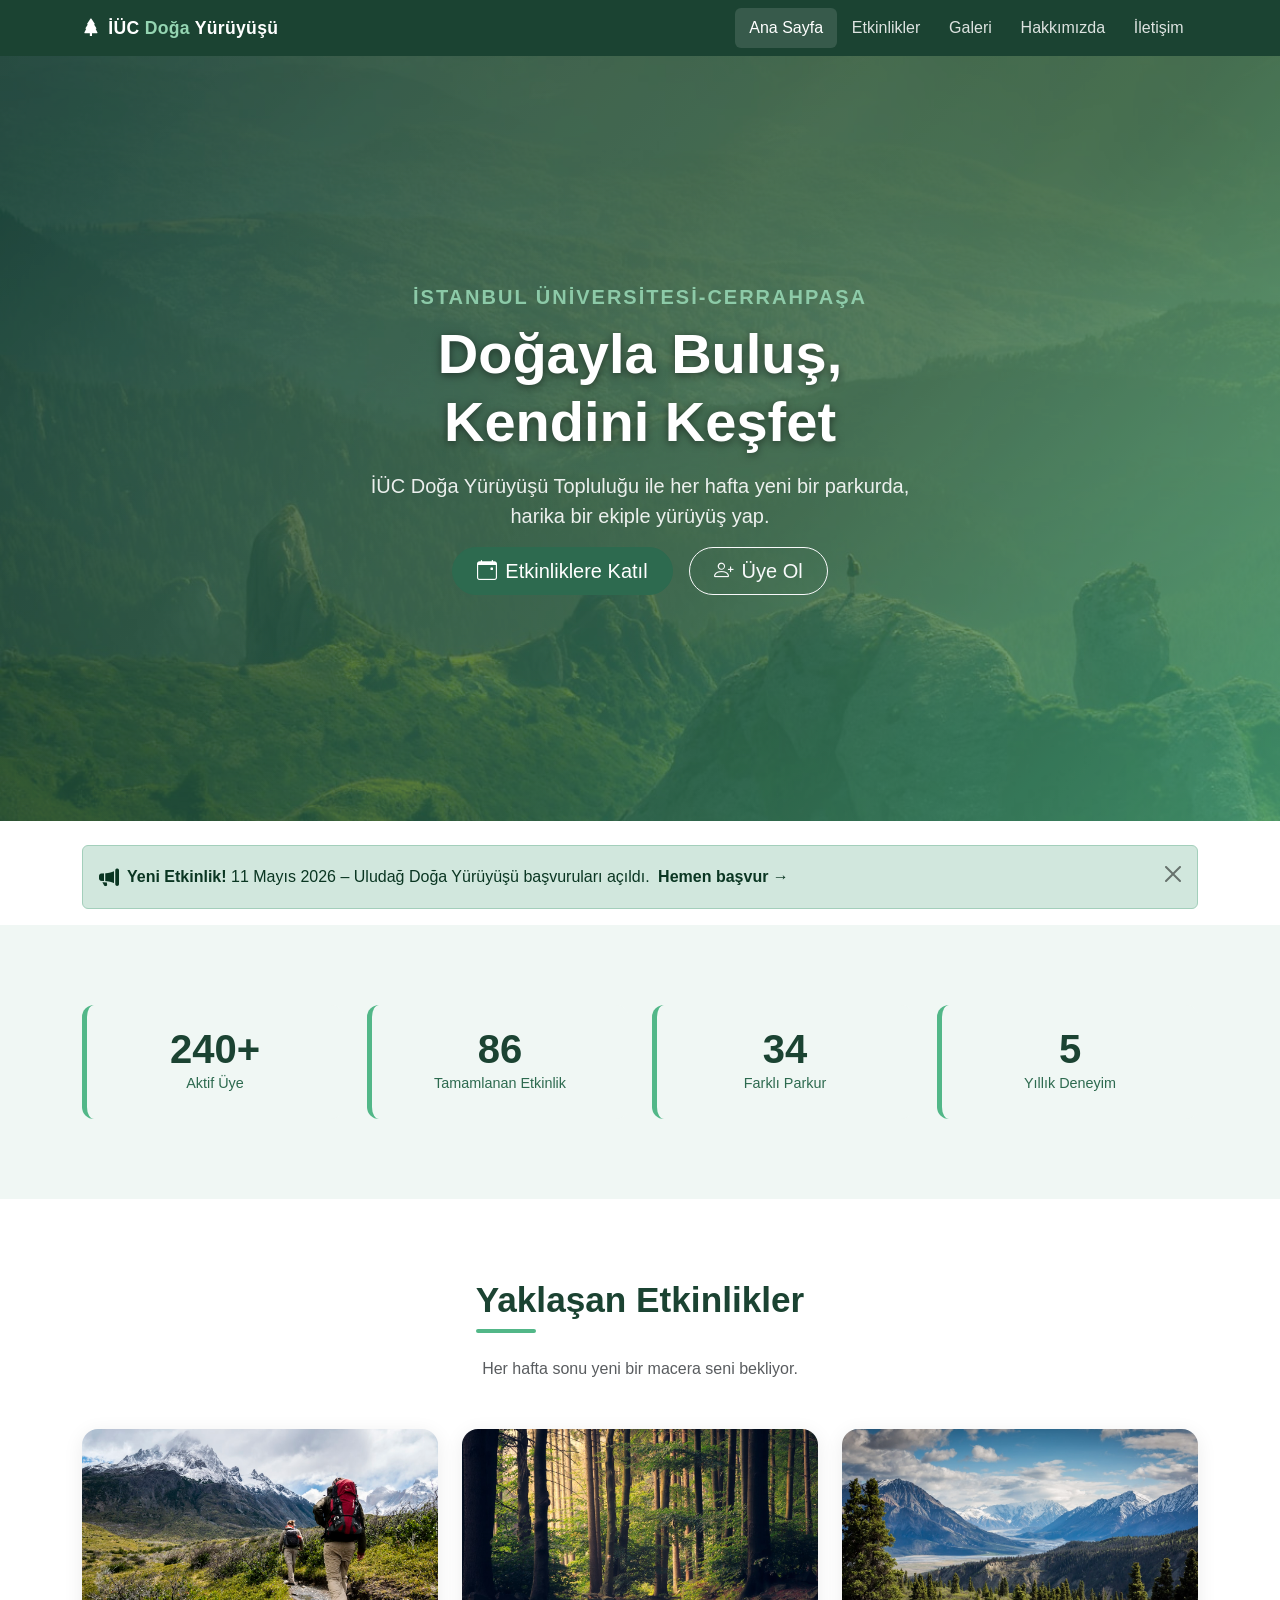
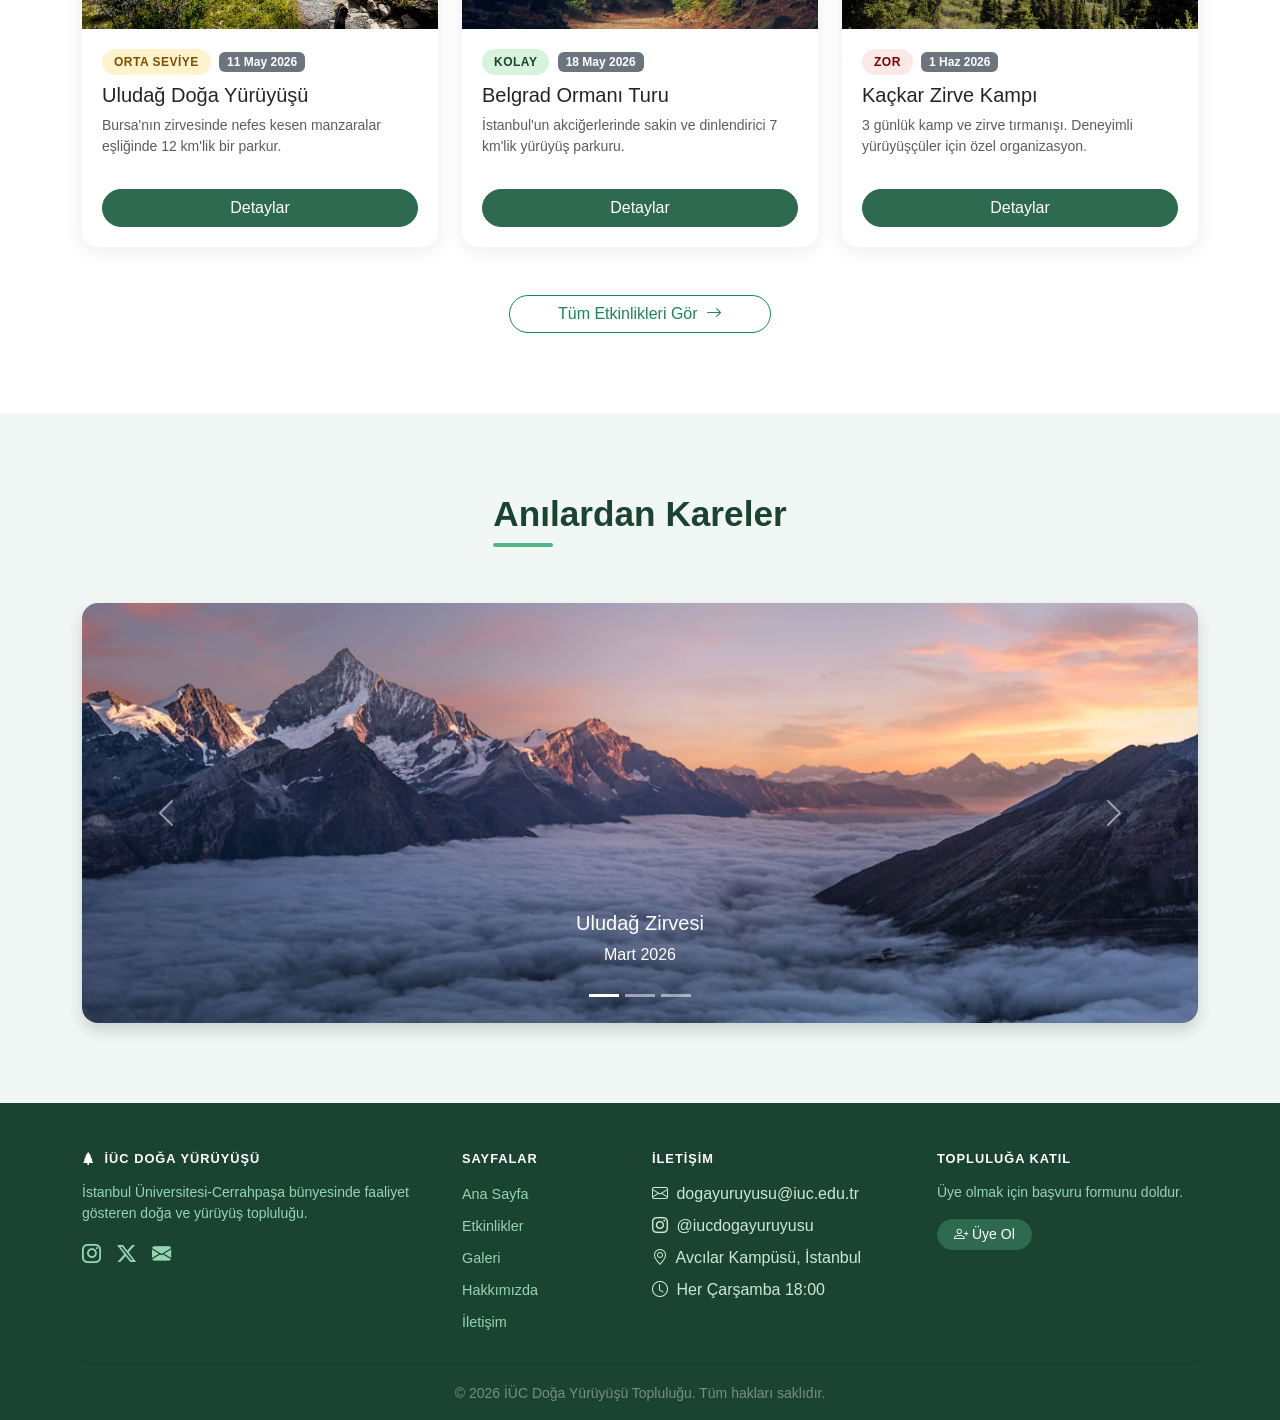
<file: index.html>
<!DOCTYPE html>
<html lang="tr">
<head>
  <meta charset="UTF-8" />
  <meta name="viewport" content="width=device-width, initial-scale=1.0" />
  <title>Ana Sayfa | İÜC Doğa Yürüyüşü Topluluğu</title>
  <!-- Bootstrap 5 CSS -->
  <link href="css/bootstrap.min.css" rel="stylesheet" />
  <!-- Bootstrap Icons -->
  <link href="css/bootstrap-icons.min.css" rel="stylesheet" />
  <!-- Özel Stil -->
  <link rel="stylesheet" href="css/style.css" />
</head>
<body>

  <!-- ====== SPINNER (sayfa yüklenirken) ====== -->
  <div id="pageSpinner" class="position-fixed top-0 start-0 w-100 h-100 d-flex align-items-center justify-content-center bg-white" style="z-index:9999;">
    <div class="spinner-border text-success" role="status" style="width:3rem;height:3rem;">
      <span class="visually-hidden">Yükleniyor...</span>
    </div>
  </div>

  <!-- ====== NAVBAR ====== -->
  <div id="navbar-placeholder"></div>
  <!-- ====== HERO ====== -->
  <section class="hero-nature">
    <div class="hero-content container">
      <p class="mb-2 text-uppercase fw-semibold" style="letter-spacing:2px; color: var(--color-accent);">
        İstanbul Üniversitesi-Cerrahpaşa
      </p>
      <h1>Doğayla Buluş,<br>Kendini Keşfet</h1>
      <p class="my-3 col-lg-6 mx-auto">
        İÜC Doğa Yürüyüşü Topluluğu ile her hafta yeni bir parkurda, harika bir ekiple yürüyüş yap.
      </p>
      <div class="d-flex gap-3 justify-content-center flex-wrap">
        <a href="events.html" class="btn btn-nature btn-lg px-4 rounded-pill">
          <i class="bi bi-calendar-event me-2"></i>Etkinliklere Katıl
        </a>
        <a href="contact.html" class="btn btn-outline-light btn-lg px-4 rounded-pill">
          <i class="bi bi-person-plus me-2"></i>Üye Ol
        </a>
      </div>
    </div>
  </section>

  <!-- ====== DUYURU ALERT ====== -->
  <div class="container mt-4">
    <div class="alert alert-success alert-dismissible fade show d-flex align-items-center" role="alert">
      <i class="bi bi-megaphone-fill me-2 fs-5"></i>
      <div>
        <strong>Yeni Etkinlik!</strong> 11 Mayıs 2026 – Uludağ Doğa Yürüyüşü başvuruları açıldı.
        <a href="events.html" class="alert-link ms-1">Hemen başvur →</a>
      </div>
      <button type="button" class="btn-close" data-bs-dismiss="alert"></button>
    </div>
  </div>

  <!-- ====== İSTATİSTİKLER ====== -->
  <section class="section-padding bg-nature">
    <div class="container">
      <div class="row g-4 text-center">
        <div class="col-6 col-md-3">
          <div class="club-stat-box h-100">
            <div class="stat-number">240+</div>
            <div class="stat-label">Aktif Üye</div>
          </div>
        </div>
        <div class="col-6 col-md-3">
          <div class="club-stat-box h-100">
            <div class="stat-number">86</div>
            <div class="stat-label">Tamamlanan Etkinlik</div>
          </div>
        </div>
        <div class="col-6 col-md-3">
          <div class="club-stat-box h-100">
            <div class="stat-number">34</div>
            <div class="stat-label">Farklı Parkur</div>
          </div>
        </div>
        <div class="col-6 col-md-3">
          <div class="club-stat-box h-100">
            <div class="stat-number">5</div>
            <div class="stat-label">Yıllık Deneyim</div>
          </div>
        </div>
      </div>
    </div>
  </section>

  <!-- ====== ÖNE ÇIKAN ETKİNLİKLER (Kartlar) ====== -->
  <section class="section-padding">
    <div class="container">
      <div class="text-center mb-5">
        <h2 class="section-title-custom">Yaklaşan Etkinlikler</h2>
        <p class="text-muted mt-3">Her hafta sonu yeni bir macera seni bekliyor.</p>
      </div>
      <div class="row g-4">

        <!-- Kart 1 -->
        <div class="col-md-6 col-lg-4">
          <div class="trail-card card h-100">
            <img src="assets/img/hiking-trail.jpg"
                 class="card-img-top" alt="Uludağ Yürüyüşü" />
            <div class="card-body d-flex flex-column">
              <div class="mb-2">
                <span class="event-badge-custom level-orta">Orta Seviye</span>
                <span class="badge bg-secondary ms-1">11 May 2026</span>
              </div>
              <h5 class="card-title">Uludağ Doğa Yürüyüşü</h5>
              <p class="card-text text-muted small flex-grow-1">
                Bursa'nın zirvesinde nefes kesen manzaralar eşliğinde 12 km'lik bir parkur.
              </p>
              <a href="events.html" class="btn btn-nature mt-3 rounded-pill">Detaylar</a>
            </div>
          </div>
        </div>

        <!-- Kart 2 -->
        <div class="col-md-6 col-lg-4">
          <div class="trail-card card h-100">
            <img src="assets/img/forest-trail.jpg"
                 class="card-img-top" alt="Belgrad Ormanı" />
            <div class="card-body d-flex flex-column">
              <div class="mb-2">
                <span class="event-badge-custom level-kolay">Kolay</span>
                <span class="badge bg-secondary ms-1">18 May 2026</span>
              </div>
              <h5 class="card-title">Belgrad Ormanı Turu</h5>
              <p class="card-text text-muted small flex-grow-1">
                İstanbul'un akciğerlerinde sakin ve dinlendirici 7 km'lik yürüyüş parkuru.
              </p>
              <a href="events.html" class="btn btn-nature mt-3 rounded-pill">Detaylar</a>
            </div>
          </div>
        </div>

        <!-- Kart 3 -->
        <div class="col-md-6 col-lg-4">
          <div class="trail-card card h-100">
            <img src="assets/img/mountain-peak.jpg"
                 class="card-img-top" alt="Kaçkar Dağları" />
            <div class="card-body d-flex flex-column">
              <div class="mb-2">
                <span class="event-badge-custom level-zor">Zor</span>
                <span class="badge bg-secondary ms-1">1 Haz 2026</span>
              </div>
              <h5 class="card-title">Kaçkar Zirve Kampı</h5>
              <p class="card-text text-muted small flex-grow-1">
                3 günlük kamp ve zirve tırmanışı. Deneyimli yürüyüşçüler için özel organizasyon.
              </p>
              <a href="events.html" class="btn btn-nature mt-3 rounded-pill">Detaylar</a>
            </div>
          </div>
        </div>

      </div>
      <div class="text-center mt-5">
        <a href="events.html" class="btn btn-outline-success rounded-pill px-5">
          Tüm Etkinlikleri Gör <i class="bi bi-arrow-right ms-1"></i>
        </a>
      </div>
    </div>
  </section>

  <!-- ====== KAROUSELl (Galeri Önizleme) ====== -->
  <section class="section-padding bg-nature">
    <div class="container">
      <div class="text-center mb-5">
        <h2 class="section-title-custom">Anılardan Kareler</h2>
      </div>
      <div id="homeCarousel" class="carousel slide rounded-4 overflow-hidden shadow" data-bs-ride="carousel">
        <div class="carousel-indicators">
          <button type="button" data-bs-target="#homeCarousel" data-bs-slide-to="0" class="active"></button>
          <button type="button" data-bs-target="#homeCarousel" data-bs-slide-to="1"></button>
          <button type="button" data-bs-target="#homeCarousel" data-bs-slide-to="2"></button>
        </div>
        <div class="carousel-inner">
          <div class="carousel-item active">
            <img src="assets/img/uludag-summit.jpg"
                 class="carousel-img d-block" alt="Dağ manzarası" />
            <div class="carousel-caption">
              <h5>Uludağ Zirvesi</h5>
              <p>Mart 2026</p>
            </div>
          </div>
          <div class="carousel-item">
            <img src="assets/img/aerial-forest.jpg"
                 class="carousel-img d-block" alt="Orman yürüyüşü" />
            <div class="carousel-caption">
              <h5>Belgrad Ormanı</h5>
              <p>Nisan 2026</p>
            </div>
          </div>
          <div class="carousel-item">
            <img src="assets/img/abant-misty.jpg"
                 class="carousel-img d-block" alt="Göl manzarası" />
            <div class="carousel-caption">
              <h5>Abant Gölü</h5>
              <p>Şubat 2026</p>
            </div>
          </div>
        </div>
        <button class="carousel-control-prev" type="button" data-bs-target="#homeCarousel" data-bs-slide="prev">
          <span class="carousel-control-prev-icon"></span>
        </button>
        <button class="carousel-control-next" type="button" data-bs-target="#homeCarousel" data-bs-slide="next">
          <span class="carousel-control-next-icon"></span>
        </button>
      </div>
    </div>
  </section>

  <!-- ====== FOOTER ====== -->
  <div id="footer-placeholder"></div>
  <!-- Bootstrap 5 JS -->
    <script src="js/components.js"></script>
  <script src="js/bootstrap.bundle.min.js"></script>
  <!-- Özel JS -->
  <script src="js/main.js"></script>
</body>
</html>
</file>
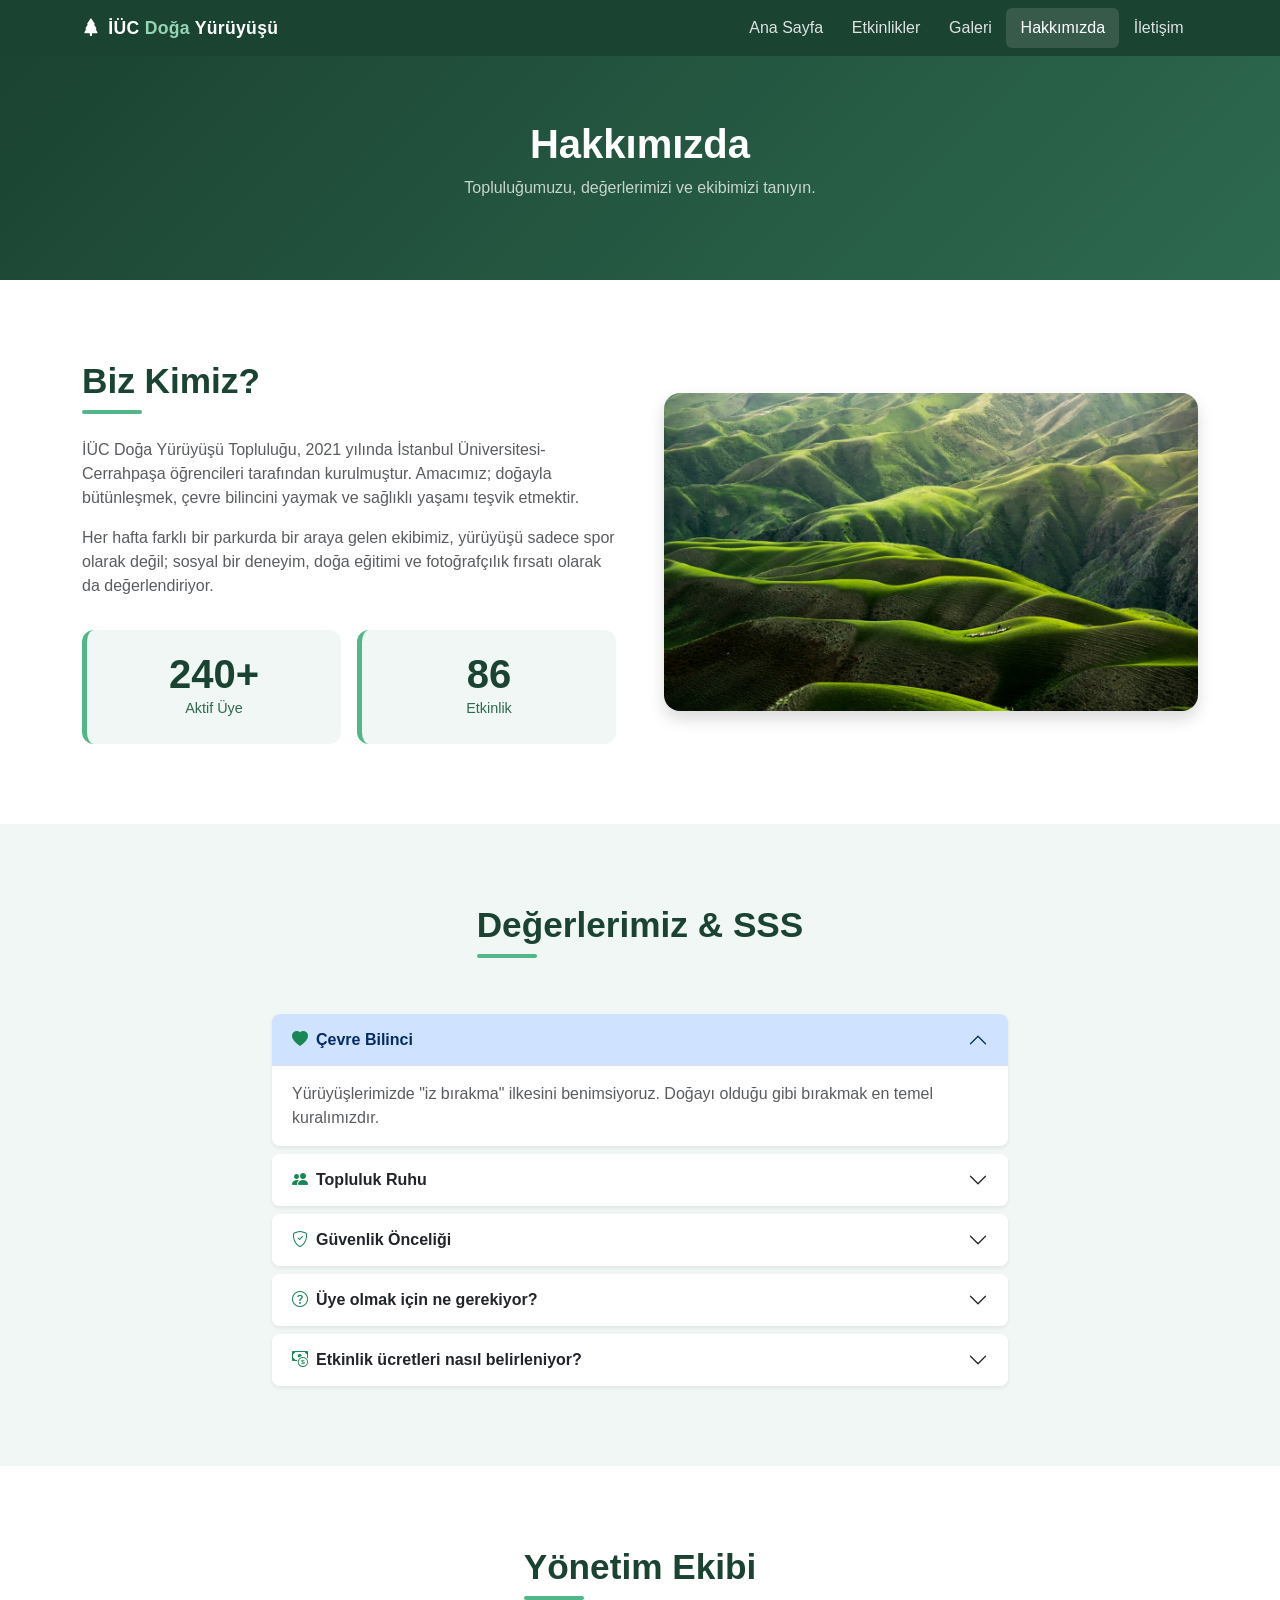
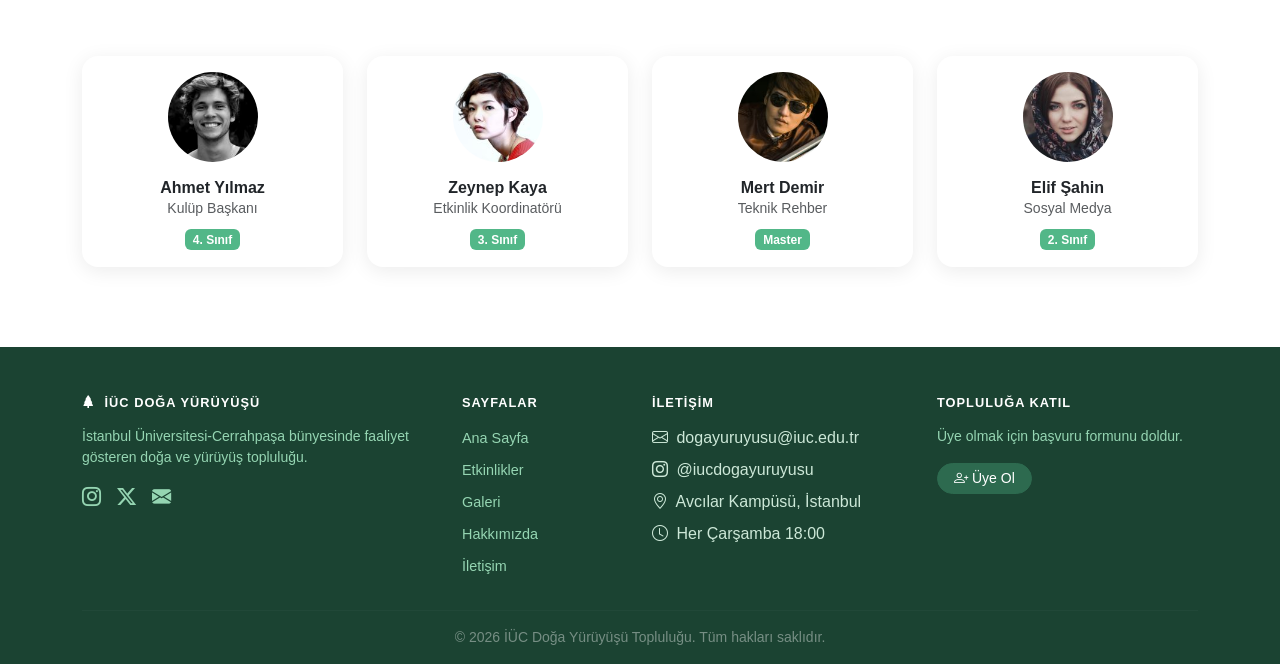
<file: about.html>
<!DOCTYPE html>
<html lang="tr">
<head>
  <meta charset="UTF-8" />
  <meta name="viewport" content="width=device-width, initial-scale=1.0" />
  <title>Hakkımızda | İÜC Doğa Yürüyüşü Topluluğu</title>
  <!-- Bootstrap 5 CSS -->
  <link href="css/bootstrap.min.css" rel="stylesheet" />
  <!-- Bootstrap Icons -->
  <link href="css/bootstrap-icons.min.css" rel="stylesheet" />
  <!-- Özel Stil -->
  <link rel="stylesheet" href="css/style.css" />
</head>
<body>

  <!-- ====== NAVBAR ====== -->
  <div id="navbar-placeholder"></div>
  <!-- ====== SAYFA BAŞLIĞI ====== -->
  <section class="page-banner text-center text-white" style="background: linear-gradient(135deg, var(--color-dark), var(--color-primary));">
    <div class="container">
      <h1 class="fw-bold mb-2">Hakkımızda</h1>
      <p class="opacity-75">Topluluğumuzu, değerlerimizi ve ekibimizi tanıyın.</p>
    </div>
  </section>

  <!-- ====== MİSYON & VİZYON ====== -->
  <section class="section-padding">
    <div class="container">
      <div class="row g-5 align-items-center">
        <div class="col-lg-6">
          <h2 class="section-title-custom">Biz Kimiz?</h2>
          <p class="mt-3 text-muted">
            İÜC Doğa Yürüyüşü Topluluğu, 2021 yılında İstanbul Üniversitesi-Cerrahpaşa öğrencileri tarafından kurulmuştur.
            Amacımız; doğayla bütünleşmek, çevre bilincini yaymak ve sağlıklı yaşamı teşvik etmektir.
          </p>
          <p class="text-muted">
            Her hafta farklı bir parkurda bir araya gelen ekibimiz, yürüyüşü sadece spor olarak değil; sosyal bir deneyim, doğa eğitimi ve fotoğrafçılık fırsatı olarak da değerlendiriyor.
          </p>
          <div class="row g-3 mt-3">
            <div class="col-6">
              <div class="club-stat-box">
                <div class="stat-number">240+</div>
                <div class="stat-label">Aktif Üye</div>
              </div>
            </div>
            <div class="col-6">
              <div class="club-stat-box">
                <div class="stat-number">86</div>
                <div class="stat-label">Etkinlik</div>
              </div>
            </div>
          </div>
        </div>
        <div class="col-lg-6">
          <img src="assets/img/aerial-forest.jpg"
               class="img-fluid rounded-4 shadow" alt="Doğa yürüyüşü" />
        </div>
      </div>
    </div>
  </section>

  <!-- ====== DEĞERLER (ACCORDION) ====== -->
  <section class="section-padding bg-nature">
    <div class="container">
      <div class="text-center mb-5">
        <h2 class="section-title-custom">Değerlerimiz & SSS</h2>
      </div>
      <div class="row justify-content-center">
        <div class="col-lg-8">
          <div class="accordion" id="valuesAccordion">

            <div class="accordion-item border-0 mb-2 rounded-3 overflow-hidden shadow-sm">
              <h2 class="accordion-header">
                <button class="accordion-button fw-semibold" type="button" data-bs-toggle="collapse" data-bs-target="#val1">
                  <i class="bi bi-heart-fill text-success me-2"></i>Çevre Bilinci
                </button>
              </h2>
              <div id="val1" class="accordion-collapse collapse show" data-bs-parent="#valuesAccordion">
                <div class="accordion-body text-muted">
                  Yürüyüşlerimizde "iz bırakma" ilkesini benimsiyoruz. Doğayı olduğu gibi bırakmak en temel kuralımızdır.
                </div>
              </div>
            </div>

            <div class="accordion-item border-0 mb-2 rounded-3 overflow-hidden shadow-sm">
              <h2 class="accordion-header">
                <button class="accordion-button collapsed fw-semibold" type="button" data-bs-toggle="collapse" data-bs-target="#val2">
                  <i class="bi bi-people-fill text-success me-2"></i>Topluluk Ruhu
                </button>
              </h2>
              <div id="val2" class="accordion-collapse collapse" data-bs-parent="#valuesAccordion">
                <div class="accordion-body text-muted">
                  Topluluğumuz herkese açıktır; deneyimsiz öğrencilerden profesyonel yürüyüşçülere kadar herkes aramıza katılabilir.
                </div>
              </div>
            </div>

            <div class="accordion-item border-0 mb-2 rounded-3 overflow-hidden shadow-sm">
              <h2 class="accordion-header">
                <button class="accordion-button collapsed fw-semibold" type="button" data-bs-toggle="collapse" data-bs-target="#val3">
                  <i class="bi bi-shield-check text-success me-2"></i>Güvenlik Önceliği
                </button>
              </h2>
              <div id="val3" class="accordion-collapse collapse" data-bs-parent="#valuesAccordion">
                <div class="accordion-body text-muted">
                  Tüm etkinliklerimiz deneyimli rehberler eşliğinde düzenlenir. Katılımcılar önceden bilgilendirme alır.
                </div>
              </div>
            </div>

            <div class="accordion-item border-0 mb-2 rounded-3 overflow-hidden shadow-sm">
              <h2 class="accordion-header">
                <button class="accordion-button collapsed fw-semibold" type="button" data-bs-toggle="collapse" data-bs-target="#val4">
                  <i class="bi bi-question-circle text-success me-2"></i>Üye olmak için ne gerekiyor?
                </button>
              </h2>
              <div id="val4" class="accordion-collapse collapse" data-bs-parent="#valuesAccordion">
                <div class="accordion-body text-muted">
                  İÜC öğrencisi olmanız yeterli. İletişim sayfasındaki formu doldurarak başvurabilirsiniz.
                </div>
              </div>
            </div>

            <div class="accordion-item border-0 rounded-3 overflow-hidden shadow-sm">
              <h2 class="accordion-header">
                <button class="accordion-button collapsed fw-semibold" type="button" data-bs-toggle="collapse" data-bs-target="#val5">
                  <i class="bi bi-cash-coin text-success me-2"></i>Etkinlik ücretleri nasıl belirleniyor?
                </button>
              </h2>
              <div id="val5" class="accordion-collapse collapse" data-bs-parent="#valuesAccordion">
                <div class="accordion-body text-muted">
                  İstanbul içi etkinlikler çoğunlukla ücretsizdir. Şehir dışında yalnızca ulaşım ve kamp maliyetleri paylaşılır.
                </div>
              </div>
            </div>

          </div>
        </div>
      </div>
    </div>
  </section>

  <!-- ====== EKİP ====== -->
  <section class="section-padding">
    <div class="container">
      <div class="text-center mb-5">
        <h2 class="section-title-custom">Yönetim Ekibi</h2>
      </div>
      <div class="row g-4 justify-content-center">

        <div class="col-6 col-md-4 col-lg-3 text-center">
          <div class="trail-card card p-3 h-100">
            <img src="assets/img/team/ahmet.jpg" class="rounded-circle mx-auto mb-3"
                 width="90" height="90" style="object-fit:cover;" alt="Başkan" />
            <h6 class="fw-bold mb-0">Ahmet Yılmaz</h6>
            <small class="text-muted">Kulüp Başkanı</small>
            <div class="mt-2">
              <span class="badge" style="background:var(--color-secondary);">4. Sınıf</span>
            </div>
          </div>
        </div>

        <div class="col-6 col-md-4 col-lg-3 text-center">
          <div class="trail-card card p-3 h-100">
            <img src="assets/img/team/zeynep.jpg" class="rounded-circle mx-auto mb-3"
                 width="90" height="90" style="object-fit:cover;" alt="Koordinatör" />
            <h6 class="fw-bold mb-0">Zeynep Kaya</h6>
            <small class="text-muted">Etkinlik Koordinatörü</small>
            <div class="mt-2">
              <span class="badge" style="background:var(--color-secondary);">3. Sınıf</span>
            </div>
          </div>
        </div>

        <div class="col-6 col-md-4 col-lg-3 text-center">
          <div class="trail-card card p-3 h-100">
            <img src="assets/img/team/mert.jpg" class="rounded-circle mx-auto mb-3"
                 width="90" height="90" style="object-fit:cover;" alt="Rehber" />
            <h6 class="fw-bold mb-0">Mert Demir</h6>
            <small class="text-muted">Teknik Rehber</small>
            <div class="mt-2">
              <span class="badge" style="background:var(--color-secondary);">Master</span>
            </div>
          </div>
        </div>

        <div class="col-6 col-md-4 col-lg-3 text-center">
          <div class="trail-card card p-3 h-100">
            <img src="assets/img/team/elif.jpg" class="rounded-circle mx-auto mb-3"
                 width="90" height="90" style="object-fit:cover;" alt="Sosyal Medya" />
            <h6 class="fw-bold mb-0">Elif Şahin</h6>
            <small class="text-muted">Sosyal Medya</small>
            <div class="mt-2">
              <span class="badge" style="background:var(--color-secondary);">2. Sınıf</span>
            </div>
          </div>
        </div>

      </div>
    </div>
  </section>

  <!-- ====== FOOTER ====== -->
  <div id="footer-placeholder"></div>
    <script src="js/components.js"></script>
  <script src="js/bootstrap.bundle.min.js"></script>
  <script src="js/main.js"></script>
</body>
</html>
</file>
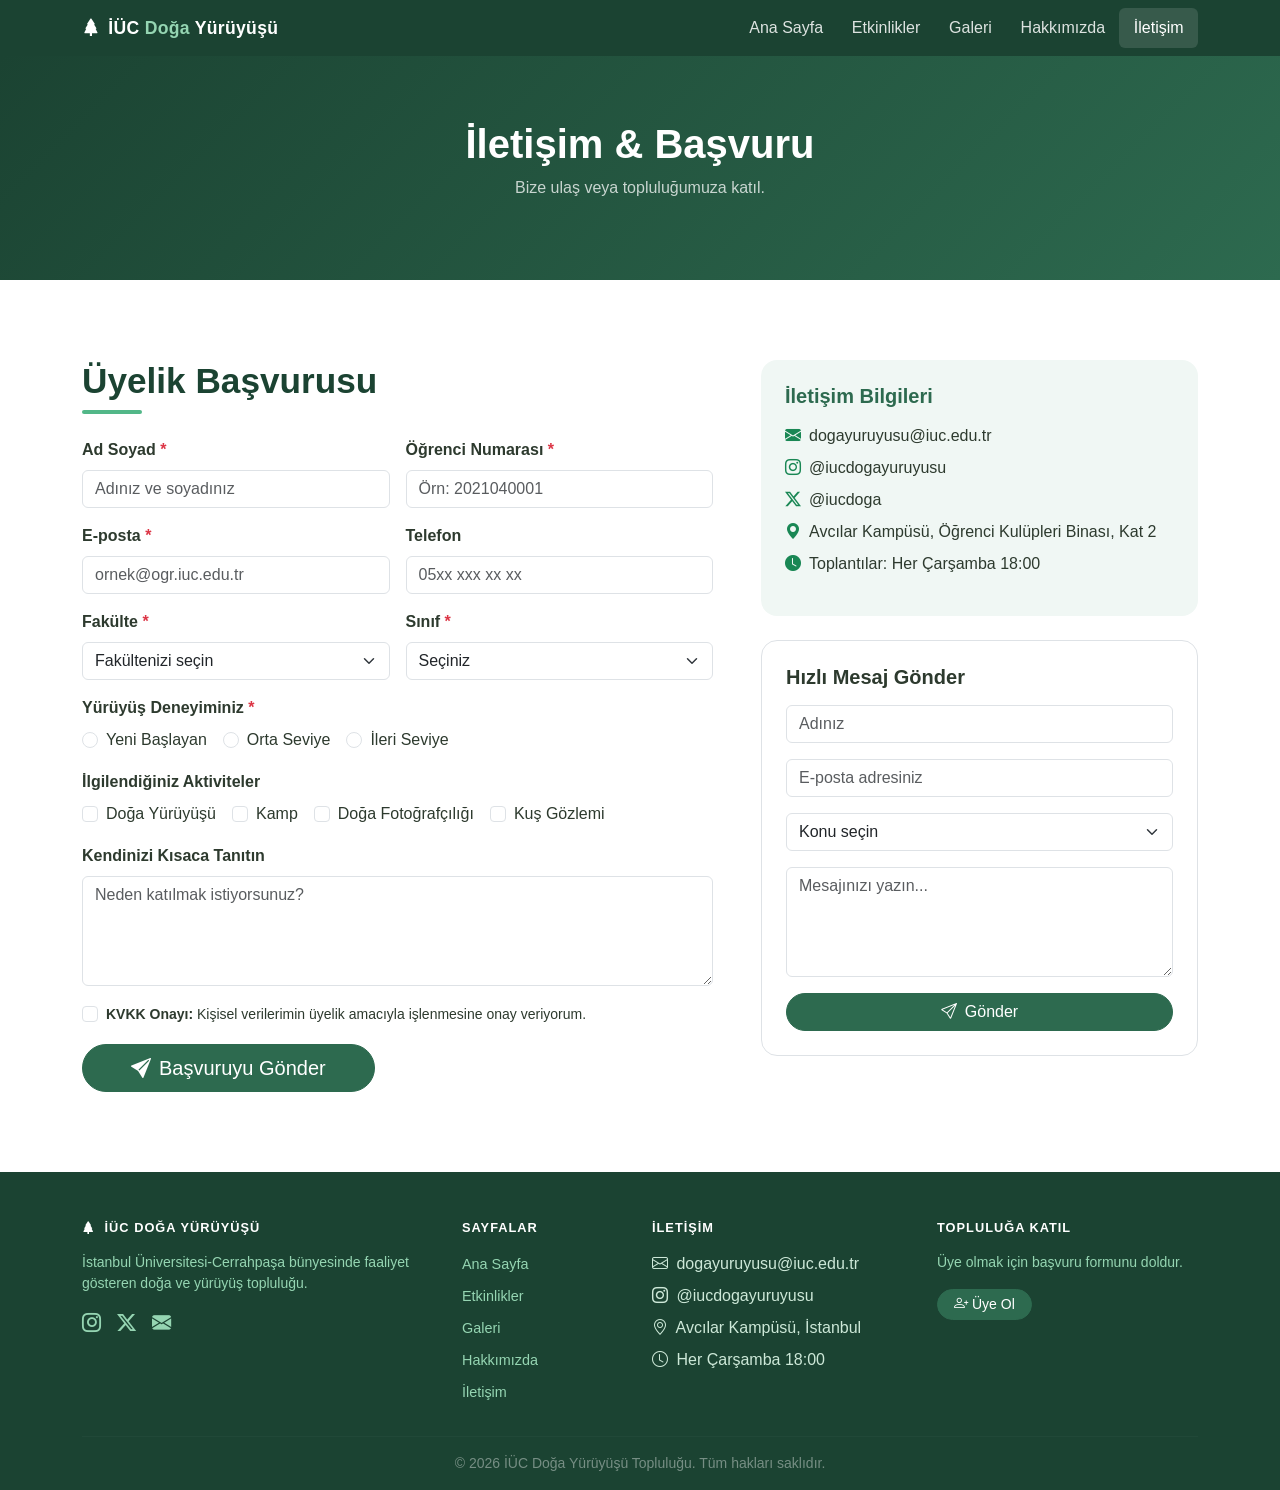
<file: contact.html>
<!DOCTYPE html>
<html lang="tr">
<head>
  <meta charset="UTF-8" />
  <meta name="viewport" content="width=device-width, initial-scale=1.0" />
  <title>İletişim & Başvuru | İÜC Doğa Yürüyüşü Topluluğu</title>
  <!-- Bootstrap 5 CSS -->
  <link href="css/bootstrap.min.css" rel="stylesheet" />
  <!-- Bootstrap Icons -->
  <link href="css/bootstrap-icons.min.css" rel="stylesheet" />
  <!-- Özel Stil -->
  <link rel="stylesheet" href="css/style.css" />
</head>
<body>

  <!-- ====== NAVBAR ====== -->
  <div id="navbar-placeholder"></div>
  <!-- ====== SAYFA BAŞLIĞI ====== -->
  <section class="page-banner text-center text-white" style="background: linear-gradient(135deg, var(--color-dark), var(--color-primary));">
    <div class="container">
      <h1 class="fw-bold mb-2">İletişim & Başvuru</h1>
      <p class="opacity-75">Bize ulaş veya topluluğumuza katıl.</p>
    </div>
  </section>

  <!-- ====== İÇERİK ====== -->
  <section class="section-padding">
    <div class="container">
      <div class="row g-5">

        <!-- SOL: Üyelik Başvuru Formu -->
        <div class="col-lg-7">
          <h2 class="section-title-custom mb-4">Üyelik Başvurusu</h2>

          <div id="applySuccess" class="alert alert-success d-none" role="alert">
            <i class="bi bi-check-circle-fill me-2"></i>
            Başvurunuz alındı! En kısa sürede sizinle iletişime geçeceğiz.
          </div>

          <form id="applyForm" novalidate>
            <div class="row g-3">

              <div class="col-md-6">
                <label class="form-label fw-semibold">Ad Soyad <span class="text-danger">*</span></label>
                <input type="text" class="form-control" placeholder="Adınız ve soyadınız" required />
              </div>

              <div class="col-md-6">
                <label class="form-label fw-semibold">Öğrenci Numarası <span class="text-danger">*</span></label>
                <input type="text" class="form-control" placeholder="Örn: 2021040001" required />
              </div>

              <div class="col-md-6">
                <label class="form-label fw-semibold">E-posta <span class="text-danger">*</span></label>
                <input type="email" class="form-control" placeholder="ornek@ogr.iuc.edu.tr" required />
              </div>

              <div class="col-md-6">
                <label class="form-label fw-semibold">Telefon</label>
                <input type="tel" class="form-control" placeholder="05xx xxx xx xx" />
              </div>

              <!-- Select: Fakülte -->
              <div class="col-md-6">
                <label class="form-label fw-semibold">Fakülte <span class="text-danger">*</span></label>
                <select class="form-select" required>
                  <option value="">Fakültenizi seçin</option>
                  <option>Mühendislik Fakültesi</option>
                  <option>Tıp Fakültesi</option>
                  <option>İşletme Fakültesi</option>
                  <option>Fen-Edebiyat Fakültesi</option>
                  <option>Hukuk Fakültesi</option>
                  <option>Sağlık Bilimleri Fakültesi</option>
                  <option>Diğer</option>
                </select>
              </div>

              <!-- Select: Sınıf -->
              <div class="col-md-6">
                <label class="form-label fw-semibold">Sınıf <span class="text-danger">*</span></label>
                <select class="form-select" required>
                  <option value="">Seçiniz</option>
                  <option>1. Sınıf</option>
                  <option>2. Sınıf</option>
                  <option>3. Sınıf</option>
                  <option>4. Sınıf</option>
                  <option>Yüksek Lisans</option>
                  <option>Doktora</option>
                </select>
              </div>

              <!-- Radio: Deneyim -->
              <div class="col-12">
                <label class="form-label fw-semibold">Yürüyüş Deneyiminiz <span class="text-danger">*</span></label>
                <div class="d-flex flex-wrap gap-3">
                  <div class="form-check">
                    <input class="form-check-input" type="radio" name="experience" id="expYeni" value="yeni" required />
                    <label class="form-check-label" for="expYeni">Yeni Başlayan</label>
                  </div>
                  <div class="form-check">
                    <input class="form-check-input" type="radio" name="experience" id="expOrta" value="orta" />
                    <label class="form-check-label" for="expOrta">Orta Seviye</label>
                  </div>
                  <div class="form-check">
                    <input class="form-check-input" type="radio" name="experience" id="expIleri" value="ileri" />
                    <label class="form-check-label" for="expIleri">İleri Seviye</label>
                  </div>
                </div>
              </div>

              <!-- Checkbox: İlgi Alanları -->
              <div class="col-12">
                <label class="form-label fw-semibold">İlgilendiğiniz Aktiviteler</label>
                <div class="d-flex flex-wrap gap-3">
                  <div class="form-check">
                    <input class="form-check-input" type="checkbox" id="intYuruyus" />
                    <label class="form-check-label" for="intYuruyus">Doğa Yürüyüşü</label>
                  </div>
                  <div class="form-check">
                    <input class="form-check-input" type="checkbox" id="intKamp" />
                    <label class="form-check-label" for="intKamp">Kamp</label>
                  </div>
                  <div class="form-check">
                    <input class="form-check-input" type="checkbox" id="intFoto" />
                    <label class="form-check-label" for="intFoto">Doğa Fotoğrafçılığı</label>
                  </div>
                  <div class="form-check">
                    <input class="form-check-input" type="checkbox" id="intKus" />
                    <label class="form-check-label" for="intKus">Kuş Gözlemi</label>
                  </div>
                </div>
              </div>

              <div class="col-12">
                <label class="form-label fw-semibold">Kendinizi Kısaca Tanıtın</label>
                <textarea class="form-control" rows="4" placeholder="Neden katılmak istiyorsunuz?"></textarea>
              </div>

              <!-- Checkbox: KVKK -->
              <div class="col-12">
                <div class="form-check">
                  <input class="form-check-input" type="checkbox" id="kvkk" required />
                  <label class="form-check-label small" for="kvkk">
                    <strong>KVKK Onayı:</strong> Kişisel verilerimin üyelik amacıyla işlenmesine onay veriyorum.
                  </label>
                </div>
              </div>

              <div class="col-12">
                <button type="submit" class="btn btn-nature btn-lg rounded-pill px-5">
                  <i class="bi bi-send-fill me-2"></i>Başvuruyu Gönder
                </button>
              </div>

            </div>
          </form>
        </div>

        <!-- SAĞ: İletişim Bilgileri + Hızlı Mesaj -->
        <div class="col-lg-5">

          <div class="bg-nature rounded-4 p-4 mb-4">
            <h5 class="fw-bold text-nature mb-3">İletişim Bilgileri</h5>
            <ul class="list-unstyled">
              <li class="mb-2"><i class="bi bi-envelope-fill text-success me-2"></i>dogayuruyusu@iuc.edu.tr</li>
              <li class="mb-2"><i class="bi bi-instagram text-success me-2"></i>@iucdogayuruyusu</li>
              <li class="mb-2"><i class="bi bi-twitter-x text-success me-2"></i>@iucdoga</li>
              <li class="mb-2"><i class="bi bi-geo-alt-fill text-success me-2"></i>Avcılar Kampüsü, Öğrenci Kulüpleri Binası, Kat 2</li>
              <li class="mb-2"><i class="bi bi-clock-fill text-success me-2"></i>Toplantılar: Her Çarşamba 18:00</li>
            </ul>
          </div>

          <div class="border rounded-4 p-4">
            <h5 class="fw-bold mb-3">Hızlı Mesaj Gönder</h5>

            <div id="formSuccess" class="alert alert-success d-none" role="alert">
              <i class="bi bi-check-circle-fill me-2"></i>Mesajınız iletildi, teşekkürler!
            </div>

            <form id="contactForm">
              <div class="mb-3">
                <input type="text" class="form-control" placeholder="Adınız" required />
              </div>
              <div class="mb-3">
                <input type="email" class="form-control" placeholder="E-posta adresiniz" required />
              </div>
              <!-- Select: Konu -->
              <div class="mb-3">
                <select class="form-select">
                  <option value="">Konu seçin</option>
                  <option>Üyelik Hakkında</option>
                  <option>Etkinlik Sorusu</option>
                  <option>Sponsor / İşbirliği</option>
                  <option>Diğer</option>
                </select>
              </div>
              <div class="mb-3">
                <textarea class="form-control" rows="4" placeholder="Mesajınızı yazın..." required></textarea>
              </div>
              <button type="submit" class="btn btn-nature w-100 rounded-pill">
                <i class="bi bi-send me-2"></i>Gönder
              </button>
            </form>
          </div>

        </div>
      </div>
    </div>
  </section>

  <!-- ====== FOOTER ====== -->
  <div id="footer-placeholder"></div>
    <script src="js/components.js"></script>
  <script src="js/bootstrap.bundle.min.js"></script>
  <script src="js/main.js"></script>
</body>
</html>
</file>
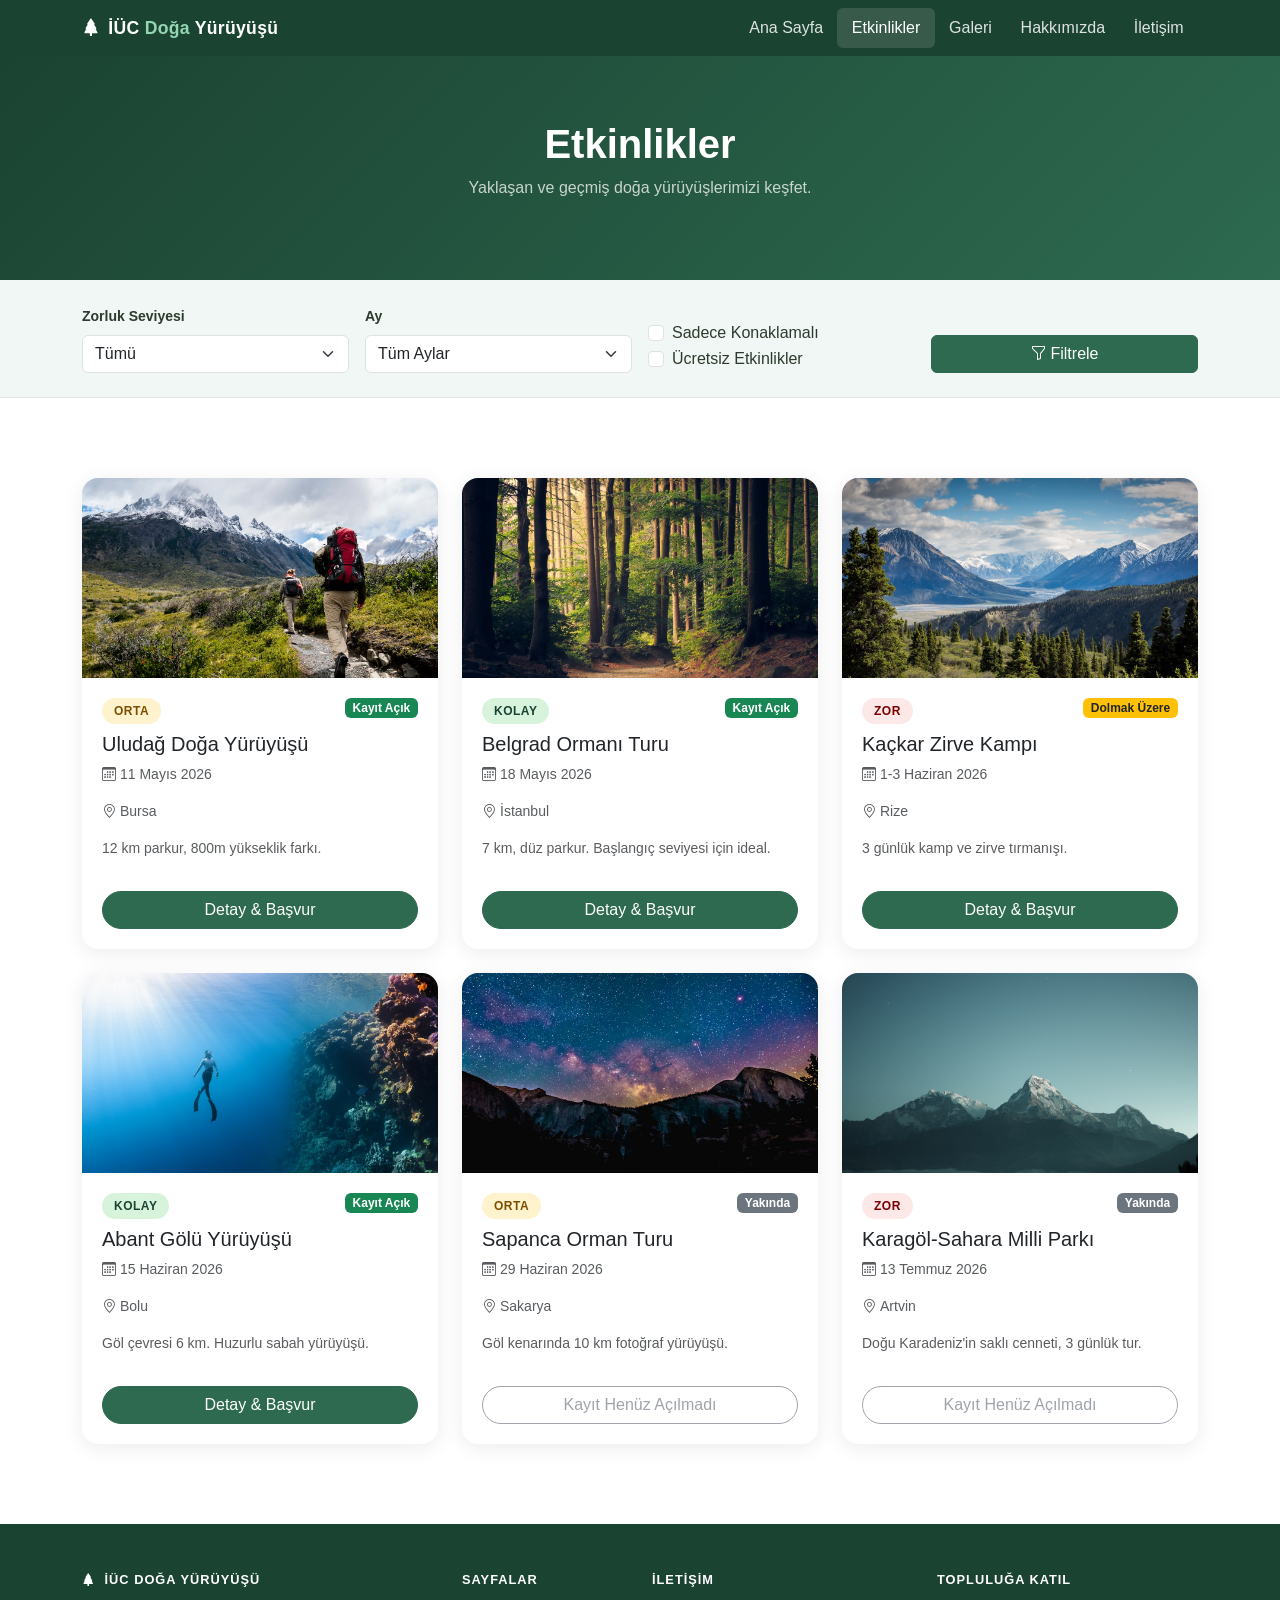
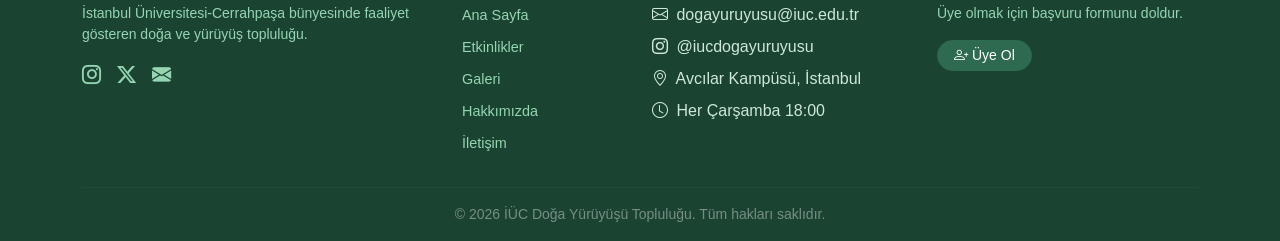
<file: events.html>
<!DOCTYPE html>
<html lang="tr">
<head>
  <meta charset="UTF-8" />
  <meta name="viewport" content="width=device-width, initial-scale=1.0" />
  <title>Etkinlikler | İÜC Doğa Yürüyüşü Topluluğu</title>
  <!-- Bootstrap 5 CSS -->
  <link href="css/bootstrap.min.css" rel="stylesheet" />
  <!-- Bootstrap Icons -->
  <link href="css/bootstrap-icons.min.css" rel="stylesheet" />
  <!-- Özel Stil -->
  <link rel="stylesheet" href="css/style.css" />
</head>
<body>

  <!-- ====== NAVBAR ====== -->
  <div id="navbar-placeholder"></div>
  <!-- ====== SAYFA BAŞLIĞI ====== -->
  <section class="page-banner text-center text-white" style="background: linear-gradient(135deg, var(--color-dark), var(--color-primary));">
    <div class="container">
      <h1 class="fw-bold mb-2">Etkinlikler</h1>
      <p class="opacity-75">Yaklaşan ve geçmiş doğa yürüyüşlerimizi keşfet.</p>
    </div>
  </section>

  <!-- ====== FİLTRE FORMU ====== -->
  <section class="py-4 bg-nature border-bottom">
    <div class="container">
      <form class="row g-3 align-items-end" aria-label="Etkinlik filtresi">
        <div class="col-6 col-md-3">
          <label class="form-label fw-semibold small" for="filterZorluk">Zorluk Seviyesi</label>
          <select class="form-select" id="filterZorluk">
            <option value="">Tümü</option>
            <option>Kolay</option>
            <option>Orta</option>
            <option>Zor</option>
          </select>
        </div>
        <div class="col-6 col-md-3">
          <label class="form-label fw-semibold small" for="filterAy">Ay</label>
          <select class="form-select" id="filterAy">
            <option value="">Tüm Aylar</option>
            <option>Mayıs 2026</option>
            <option>Haziran 2026</option>
            <option>Temmuz 2026</option>
          </select>
        </div>
        <div class="col-sm-6 col-md-3 d-flex flex-column justify-content-end">
          <div class="form-check">
            <input class="form-check-input" type="checkbox" id="chkKonaklamali" />
            <label class="form-check-label" for="chkKonaklamali">Sadece Konaklamalı</label>
          </div>
          <div class="form-check">
            <input class="form-check-input" type="checkbox" id="chkUcretsiz" />
            <label class="form-check-label" for="chkUcretsiz">Ücretsiz Etkinlikler</label>
          </div>
        </div>
        <div class="col-sm-6 col-md-3">
          <button type="submit" class="btn btn-nature w-100">
            <i class="bi bi-funnel me-1"></i>Filtrele
          </button>
        </div>
      </form>
    </div>
  </section>

  <!-- ====== ETKİNLİK KARTLARI ====== -->
  <section class="section-padding">
    <div class="container">
      <div class="row g-4">

        <div class="col-md-6 col-lg-4">
          <div class="trail-card card h-100">
            <img src="assets/img/hiking-trail.jpg"
                 class="card-img-top" alt="Uludağ" />
            <div class="card-body d-flex flex-column">
              <div class="d-flex justify-content-between align-items-start mb-2">
                <span class="event-badge-custom level-orta">Orta</span>
                <span class="badge bg-success">Kayıt Açık</span>
              </div>
              <h5 class="card-title">Uludağ Doğa Yürüyüşü</h5>
              <p class="small text-muted"><i class="bi bi-calendar3 me-1"></i>11 Mayıs 2026</p>
              <p class="small text-muted"><i class="bi bi-geo-alt me-1"></i>Bursa</p>
              <p class="card-text text-muted small flex-grow-1">12 km parkur, 800m yükseklik farkı.</p>
              <button class="btn btn-nature mt-3 rounded-pill" data-bs-toggle="modal" data-bs-target="#eventModal1">
                Detay & Başvur
              </button>
            </div>
          </div>
        </div>

        <div class="col-md-6 col-lg-4">
          <div class="trail-card card h-100">
            <img src="assets/img/forest-trail.jpg"
                 class="card-img-top" alt="Belgrad Ormanı" />
            <div class="card-body d-flex flex-column">
              <div class="d-flex justify-content-between align-items-start mb-2">
                <span class="event-badge-custom level-kolay">Kolay</span>
                <span class="badge bg-success">Kayıt Açık</span>
              </div>
              <h5 class="card-title">Belgrad Ormanı Turu</h5>
              <p class="small text-muted"><i class="bi bi-calendar3 me-1"></i>18 Mayıs 2026</p>
              <p class="small text-muted"><i class="bi bi-geo-alt me-1"></i>İstanbul</p>
              <p class="card-text text-muted small flex-grow-1">7 km, düz parkur. Başlangıç seviyesi için ideal.</p>
              <button class="btn btn-nature mt-3 rounded-pill" data-bs-toggle="modal" data-bs-target="#eventModal2">
                Detay & Başvur
              </button>
            </div>
          </div>
        </div>

        <div class="col-md-6 col-lg-4">
          <div class="trail-card card h-100">
            <img src="assets/img/mountain-peak.jpg"
                 class="card-img-top" alt="Kaçkar" />
            <div class="card-body d-flex flex-column">
              <div class="d-flex justify-content-between align-items-start mb-2">
                <span class="event-badge-custom level-zor">Zor</span>
                <span class="badge bg-warning text-dark">Dolmak Üzere</span>
              </div>
              <h5 class="card-title">Kaçkar Zirve Kampı</h5>
              <p class="small text-muted"><i class="bi bi-calendar3 me-1"></i>1-3 Haziran 2026</p>
              <p class="small text-muted"><i class="bi bi-geo-alt me-1"></i>Rize</p>
              <p class="card-text text-muted small flex-grow-1">3 günlük kamp ve zirve tırmanışı.</p>
              <button class="btn btn-nature mt-3 rounded-pill" data-bs-toggle="modal" data-bs-target="#eventModal3">
                Detay & Başvur
              </button>
            </div>
          </div>
        </div>

        <div class="col-md-6 col-lg-4">
          <div class="trail-card card h-100">
            <img src="assets/img/abant-misty.jpg"
                 class="card-img-top" alt="Abant Gölü" />
            <div class="card-body d-flex flex-column">
              <div class="d-flex justify-content-between align-items-start mb-2">
                <span class="event-badge-custom level-kolay">Kolay</span>
                <span class="badge bg-success">Kayıt Açık</span>
              </div>
              <h5 class="card-title">Abant Gölü Yürüyüşü</h5>
              <p class="small text-muted"><i class="bi bi-calendar3 me-1"></i>15 Haziran 2026</p>
              <p class="small text-muted"><i class="bi bi-geo-alt me-1"></i>Bolu</p>
              <p class="card-text text-muted small flex-grow-1">Göl çevresi 6 km. Huzurlu sabah yürüyüşü.</p>
              <button class="btn btn-nature mt-3 rounded-pill" data-bs-toggle="modal" data-bs-target="#eventModal1">
                Detay & Başvur
              </button>
            </div>
          </div>
        </div>

        <div class="col-md-6 col-lg-4">
          <div class="trail-card card h-100">
            <img src="assets/img/sapanca-lake.jpg"
                 class="card-img-top" alt="Sapanca" />
            <div class="card-body d-flex flex-column">
              <div class="d-flex justify-content-between align-items-start mb-2">
                <span class="event-badge-custom level-orta">Orta</span>
                <span class="badge bg-secondary">Yakında</span>
              </div>
              <h5 class="card-title">Sapanca Orman Turu</h5>
              <p class="small text-muted"><i class="bi bi-calendar3 me-1"></i>29 Haziran 2026</p>
              <p class="small text-muted"><i class="bi bi-geo-alt me-1"></i>Sakarya</p>
              <p class="card-text text-muted small flex-grow-1">Göl kenarında 10 km fotoğraf yürüyüşü.</p>
              <button class="btn btn-outline-secondary mt-3 rounded-pill" disabled>Kayıt Henüz Açılmadı</button>
            </div>
          </div>
        </div>

        <div class="col-md-6 col-lg-4">
          <div class="trail-card card h-100">
            <img src="assets/img/karagol.jpg"
                 class="card-img-top" alt="Karagöl" />
            <div class="card-body d-flex flex-column">
              <div class="d-flex justify-content-between align-items-start mb-2">
                <span class="event-badge-custom level-zor">Zor</span>
                <span class="badge bg-secondary">Yakında</span>
              </div>
              <h5 class="card-title">Karagöl-Sahara Milli Parkı</h5>
              <p class="small text-muted"><i class="bi bi-calendar3 me-1"></i>13 Temmuz 2026</p>
              <p class="small text-muted"><i class="bi bi-geo-alt me-1"></i>Artvin</p>
              <p class="card-text text-muted small flex-grow-1">Doğu Karadeniz'in saklı cenneti, 3 günlük tur.</p>
              <button class="btn btn-outline-secondary mt-3 rounded-pill" disabled>Kayıt Henüz Açılmadı</button>
            </div>
          </div>
        </div>

      </div>
    </div>
  </section>

  <!-- ====== MODAL: Etkinlik 1 ====== -->
  <div class="modal fade" id="eventModal1" tabindex="-1">
    <div class="modal-dialog modal-lg modal-dialog-centered">
      <div class="modal-content">
        <div class="modal-header" style="background:var(--color-dark); color:#fff;">
          <h5 class="modal-title"><i class="bi bi-map me-2"></i>Uludağ Doğa Yürüyüşü</h5>
          <button type="button" class="btn-close btn-close-white" data-bs-dismiss="modal"></button>
        </div>
        <div class="modal-body">
          <div class="row g-3">
            <div class="col-md-6">
              <img src="assets/img/hiking-trail.jpg"
                   class="img-fluid rounded" alt="Uludağ" />
            </div>
            <div class="col-md-6">
              <p><strong>Tarih:</strong> 11 Mayıs 2026, 07:00</p>
              <p><strong>Mesafe:</strong> 12 km</p>
              <p><strong>Süre:</strong> ~5 saat</p>
              <p><strong>Yükseklik Farkı:</strong> 800 m</p>
              <p><strong>Buluşma:</strong> Bursa Otobüs Terminali</p>
              <p><strong>Kontenjan:</strong> 25 kişi</p>
              <p><strong>Ücret:</strong> 150 ₺ (ulaşım dahil)</p>
            </div>
          </div>
          <hr />
          <h6 class="fw-bold">Hızlı Başvuru</h6>
          <div class="row g-2">
            <div class="col-md-6">
              <input type="text" class="form-control" placeholder="Adınız Soyadınız" />
            </div>
            <div class="col-md-6">
              <input type="email" class="form-control" placeholder="E-posta adresiniz" />
            </div>
          </div>
          <div class="mt-3">
            <p class="mb-1 small fw-semibold">Deneyim seviyeniz:</p>
            <div class="form-check form-check-inline">
              <input class="form-check-input" type="radio" name="exp1" id="r1a" />
              <label class="form-check-label" for="r1a">Yeni Başlayan</label>
            </div>
            <div class="form-check form-check-inline">
              <input class="form-check-input" type="radio" name="exp1" id="r1b" />
              <label class="form-check-label" for="r1b">Orta</label>
            </div>
            <div class="form-check form-check-inline">
              <input class="form-check-input" type="radio" name="exp1" id="r1c" />
              <label class="form-check-label" for="r1c">İleri</label>
            </div>
          </div>
          <div class="form-check mt-2">
            <input class="form-check-input" type="checkbox" id="chkKVKK1" />
            <label class="form-check-label small" for="chkKVKK1">KVKK onayı veriyorum.</label>
          </div>
        </div>
        <div class="modal-footer">
          <button class="btn btn-secondary" data-bs-dismiss="modal">Kapat</button>
          <button class="btn btn-nature rounded-pill px-4"><i class="bi bi-check-circle me-1"></i>Başvur</button>
        </div>
      </div>
    </div>
  </div>

  <!-- ====== MODAL: Etkinlik 2 ====== -->
  <div class="modal fade" id="eventModal2" tabindex="-1">
    <div class="modal-dialog modal-lg modal-dialog-centered">
      <div class="modal-content">
        <div class="modal-header" style="background:var(--color-dark); color:#fff;">
          <h5 class="modal-title"><i class="bi bi-map me-2"></i>Belgrad Ormanı Turu</h5>
          <button type="button" class="btn-close btn-close-white" data-bs-dismiss="modal"></button>
        </div>
        <div class="modal-body">
          <div class="row g-3">
            <div class="col-md-6">
              <img src="assets/img/forest-trail.jpg"
                   class="img-fluid rounded" alt="Belgrad" />
            </div>
            <div class="col-md-6">
              <p><strong>Tarih:</strong> 18 Mayıs 2026, 09:00</p>
              <p><strong>Mesafe:</strong> 7 km</p>
              <p><strong>Buluşma:</strong> Bahçeköy Metro İstasyonu</p>
              <p><strong>Kontenjan:</strong> 40 kişi</p>
              <p><strong>Ücret:</strong> Ücretsiz</p>
            </div>
          </div>
          <hr />
          <h6 class="fw-bold">Hızlı Başvuru</h6>
          <div class="row g-2">
            <div class="col-md-6">
              <input type="text" class="form-control" placeholder="Adınız Soyadınız" />
            </div>
            <div class="col-md-6">
              <input type="email" class="form-control" placeholder="E-posta adresiniz" />
            </div>
          </div>
          <div class="form-check mt-3">
            <input class="form-check-input" type="checkbox" id="chkKVKK2" />
            <label class="form-check-label small" for="chkKVKK2">KVKK onayı veriyorum.</label>
          </div>
        </div>
        <div class="modal-footer">
          <button class="btn btn-secondary" data-bs-dismiss="modal">Kapat</button>
          <button class="btn btn-nature rounded-pill px-4"><i class="bi bi-check-circle me-1"></i>Başvur</button>
        </div>
      </div>
    </div>
  </div>

  <!-- ====== MODAL: Etkinlik 3 ====== -->
  <div class="modal fade" id="eventModal3" tabindex="-1">
    <div class="modal-dialog modal-lg modal-dialog-centered">
      <div class="modal-content">
        <div class="modal-header" style="background:var(--color-dark); color:#fff;">
          <h5 class="modal-title"><i class="bi bi-map me-2"></i>Kaçkar Zirve Kampı</h5>
          <button type="button" class="btn-close btn-close-white" data-bs-dismiss="modal"></button>
        </div>
        <div class="modal-body">
          <div class="row g-3">
            <div class="col-md-6">
              <img src="assets/img/mountain-peak.jpg"
                   class="img-fluid rounded" alt="Kaçkar" />
            </div>
            <div class="col-md-6">
              <p><strong>Tarih:</strong> 1-3 Haziran 2026</p>
              <p><strong>Mesafe:</strong> 28 km (3 gün)</p>
              <p><strong>Zirve:</strong> 3.937 m</p>
              <p><strong>Kontenjan:</strong> 15 kişi</p>
              <p><strong>Ücret:</strong> 650 ₺</p>
            </div>
          </div>
          <hr />
          <h6 class="fw-bold">Hızlı Başvuru</h6>
          <div class="row g-2">
            <div class="col-md-6">
              <input type="text" class="form-control" placeholder="Adınız Soyadınız" />
            </div>
            <div class="col-md-6">
              <input type="tel" class="form-control" placeholder="Telefon numaranız" />
            </div>
          </div>
          <div class="mt-3">
            <div class="form-check form-check-inline">
              <input class="form-check-input" type="radio" name="exp3" id="r3a" />
              <label class="form-check-label" for="r3a">Orta</label>
            </div>
            <div class="form-check form-check-inline">
              <input class="form-check-input" type="radio" name="exp3" id="r3b" />
              <label class="form-check-label" for="r3b">İleri</label>
            </div>
          </div>
          <div class="form-check mt-2">
            <input class="form-check-input" type="checkbox" id="chkKVKK3" />
            <label class="form-check-label small" for="chkKVKK3">KVKK onayı veriyorum.</label>
          </div>
        </div>
        <div class="modal-footer">
          <button class="btn btn-secondary" data-bs-dismiss="modal">Kapat</button>
          <button class="btn btn-nature rounded-pill px-4"><i class="bi bi-check-circle me-1"></i>Başvur</button>
        </div>
      </div>
    </div>
  </div>

  <!-- ====== FOOTER ====== -->
  <div id="footer-placeholder"></div>
    <script src="js/components.js"></script>
  <script src="js/bootstrap.bundle.min.js"></script>
  <script src="js/main.js"></script>
</body>
</html>
</file>
<file: css/style.css>
/* ================================================
   İÜC Doğa Yürüyüşü Topluluğu - Ana Stil Dosyası
   ================================================ */

/* ---------- CSS Değişkenleri ---------- */
:root {
  --color-primary:   #2d6a4f;
  --color-secondary: #52b788;
  --color-accent:    #95d5b2;
  --color-earth:     #774936;
  --color-light-bg:  #f0f7f4;
  --color-dark:      #1b4332;
  --color-text:      #2d3a2e;
  --font-main:       'Segoe UI', Tahoma, Geneva, Verdana, sans-serif;
}

/* ---------- Genel ---------- */
* {
  box-sizing: border-box;
}

body {
  font-family: var(--font-main);
  color: var(--color-text);
  background-color: #fff;
}

a {
  color: var(--color-primary);
  text-decoration: none;
}

a:hover {
  color: var(--color-dark);
}

/* ================================================
   ÖZEL CSS SINIFLARI (Ödev Gereksinimi)
   ================================================ */

/* 1. hero-nature */
.hero-nature {
  background: linear-gradient(135deg, var(--color-dark) 0%, var(--color-primary) 60%, var(--color-secondary) 100%);
  min-height: 85vh;
  display: flex;
  align-items: center;
  justify-content: center;
  position: relative;
  overflow: hidden;
  color: #fff;
}

.hero-nature::before {
  content: '';
  position: absolute;
  inset: 0;
  background: url('../assets/img/sunset-nature.jpg') center/cover no-repeat;
  opacity: 0.25;
}

.hero-nature .hero-content {
  position: relative;
  z-index: 1;
  text-align: center;
}

.hero-nature h1 {
  font-size: clamp(2rem, 5vw, 3.5rem);
  font-weight: 800;
  text-shadow: 0 2px 8px rgba(0,0,0,0.5);
}

.hero-nature p {
  font-size: clamp(1rem, 2.5vw, 1.25rem);
  opacity: 0.9;
}

/* 2. section-title-custom */
.section-title-custom {
  font-size: clamp(1.5rem, 3vw, 2.2rem);
  font-weight: 700;
  color: var(--color-dark);
  position: relative;
  display: inline-block;
  margin-bottom: 0.5rem;
}

.section-title-custom::after {
  content: '';
  display: block;
  width: 60px;
  height: 4px;
  background: var(--color-secondary);
  border-radius: 2px;
  margin-top: 8px;
}

/* 3. trail-card */
.trail-card {
  border: none;
  border-radius: 16px;
  overflow: hidden;
  box-shadow: 0 4px 20px rgba(0,0,0,0.08);
  transition: transform 0.3s ease, box-shadow 0.3s ease;
  background: #fff;
}

.trail-card:hover {
  transform: translateY(-6px);
  box-shadow: 0 12px 32px rgba(45,106,79,0.18);
}

.trail-card .card-img-top {
  height: 200px;
  object-fit: cover;
}

.trail-card .card-body {
  padding: 1.25rem;
}

/* 4. event-badge-custom */
.event-badge-custom {
  display: inline-block;
  padding: 4px 12px;
  border-radius: 20px;
  font-size: 0.75rem;
  font-weight: 600;
  letter-spacing: 0.5px;
  text-transform: uppercase;
}

.event-badge-custom.level-kolay    { background: #d8f3dc; color: #1b4332; }
.event-badge-custom.level-orta     { background: #fff3cd; color: #7d4e00; }
.event-badge-custom.level-zor      { background: #fde8e8; color: #7d0000; }

/* 5. gallery-overlay-custom */
.gallery-item {
  position: relative;
  overflow: hidden;
  border-radius: 12px;
  cursor: pointer;
}

.gallery-item img {
  width: 100%;
  height: 220px;
  object-fit: cover;
  transition: transform 0.4s ease;
  display: block;
}

.gallery-overlay-custom {
  position: absolute;
  inset: 0;
  background: linear-gradient(to top, rgba(27,67,50,0.85) 0%, transparent 60%);
  opacity: 0;
  transition: opacity 0.3s ease;
  display: flex;
  align-items: flex-end;
  padding: 1rem;
  color: #fff;
  font-weight: 600;
}

.gallery-item:hover .gallery-overlay-custom,
.gallery-item:focus-within .gallery-overlay-custom {
  opacity: 1;
}

.gallery-item:hover img,
.gallery-item:focus-within img {
  transform: scale(1.06);
}

/* Always visible on touch devices */
@media (hover: none) {
  .gallery-overlay-custom { opacity: 1; }
  .gallery-item img        { transform: none !important; }
}

/* 6. club-stat-box */
.club-stat-box {
  background: var(--color-light-bg);
  border-left: 5px solid var(--color-secondary);
  border-radius: 12px;
  padding: 1.5rem;
  text-align: center;
  transition: background 0.3s;
}

.club-stat-box:hover {
  background: var(--color-accent);
}

.club-stat-box .stat-number {
  font-size: 2.5rem;
  font-weight: 800;
  color: var(--color-dark);
  line-height: 1;
}

.club-stat-box .stat-label {
  font-size: 0.9rem;
  color: var(--color-primary);
  margin-top: 4px;
}

/* 7. footer-links-custom */
.footer-links-custom {
  list-style: none;
  padding: 0;
  margin: 0;
}

.footer-links-custom li {
  margin-bottom: 0.5rem;
}

.footer-links-custom a {
  color: var(--color-accent);
  font-size: 0.9rem;
  transition: color 0.2s, padding-left 0.2s;
}

.footer-links-custom a:hover {
  color: #fff;
  padding-left: 6px;
}

/* ================================================
   NAVBAR
   ================================================ */
.navbar-brand-custom {
  font-weight: 800;
  font-size: 1.1rem;
  color: #fff !important;
  letter-spacing: 0.3px;
}

.navbar-brand-custom span {
  color: var(--color-accent);
}

.nav-link-custom {
  color: rgba(255,255,255,0.85) !important;
  font-weight: 500;
  padding: 0.5rem 0.9rem !important;
  border-radius: 6px;
  transition: background 0.2s, color 0.2s;
}

.nav-link-custom:hover,
.nav-link-custom.active {
  background: rgba(255,255,255,0.12);
  color: #fff !important;
}

/* ================================================
   FOOTER
   ================================================ */
footer {
  background: var(--color-dark);
  color: #cde8d8;
}

footer h6 {
  color: #fff;
  font-weight: 700;
  text-transform: uppercase;
  letter-spacing: 1px;
  font-size: 0.8rem;
  margin-bottom: 1rem;
}

.footer-divider {
  border-color: rgba(255,255,255,0.1);
}

/* ================================================
   YARDIMCI SINIFLAR
   ================================================ */
.bg-nature    { background-color: var(--color-light-bg); }
.text-nature  { color: var(--color-primary) !important; }
.btn-nature {
  background-color: var(--color-primary);
  border-color: var(--color-primary);
  color: #fff;
}
.btn-nature:hover {
  background-color: var(--color-dark);
  border-color: var(--color-dark);
  color: #fff;
}

.section-padding { padding: 80px 0; }

/* ================================================
   KAROUSELl — responsive yükseklik
   ================================================ */
.carousel-img {
  height: 420px;
  object-fit: cover;
  width: 100%;
}

/* ================================================
   SAYFA BANNER (events/gallery/about/contact)
   ================================================ */
.page-banner {
  padding: 4rem 0;
}
@media (max-width: 768px) { .page-banner { padding: 2.5rem 0; } }
@media (max-width: 576px) { .page-banner { padding: 1.75rem 0; } }

/* ================================================
   RESPONSIVE
   ================================================ */
/* --- Tablet (≤768px) --- */
@media (max-width: 768px) {
  .hero-nature              { min-height: 70vh; }
  .hero-nature h1           { font-size: 2rem; }
  .section-padding          { padding: 50px 0; }
  .club-stat-box            { margin-bottom: 1rem; }
  .gallery-item img         { height: 160px; }
  .section-title-custom     { font-size: 1.6rem; }
  .trail-card .card-img-top { height: 180px; }
  .carousel-img             { height: 260px; }
}

/* --- Küçük telefon (≤576px) --- */
@media (max-width: 576px) {
  .hero-nature              { min-height: 60vh; }
  .hero-nature h1           { font-size: 1.6rem; }
  .hero-nature p            { font-size: 0.95rem; }
  .section-padding          { padding: 36px 0; }
  .club-stat-box .stat-number { font-size: 2rem; }
  .gallery-item img         { height: 130px; }
  .section-title-custom     { font-size: 1.35rem; }
  .trail-card .card-img-top { height: 160px; }
  .navbar-brand-custom      { font-size: 0.95rem; }
  .carousel-img             { height: 200px; }
  /* Prevent hero buttons from overflowing */
  .hero-nature .btn         { font-size: 0.9rem; padding: 0.5rem 1.25rem; }
}
</file>
